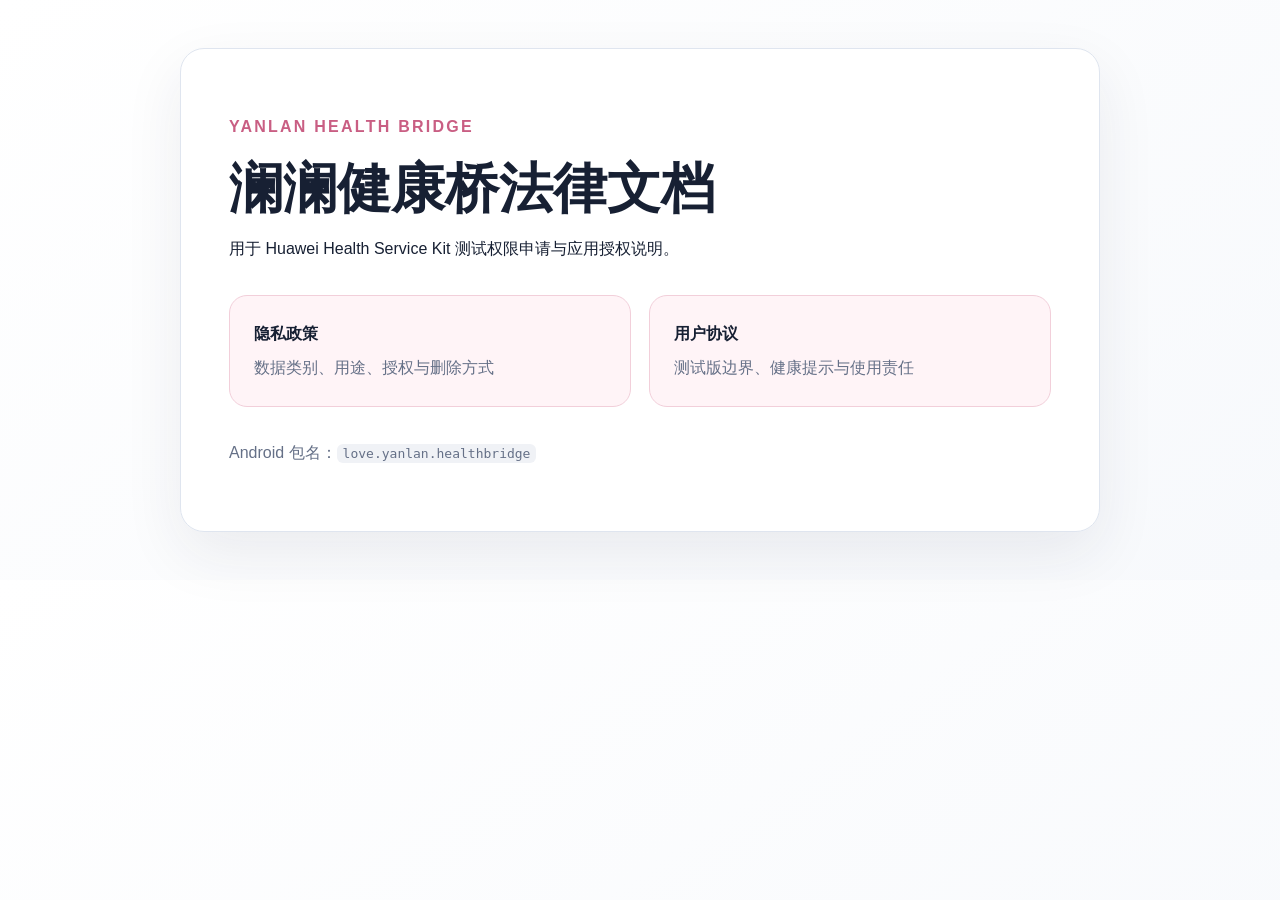
<file: index.html>
<!doctype html>
<html lang="zh-CN">
<head>
  <meta charset="utf-8">
  <meta name="viewport" content="width=device-width, initial-scale=1">
  <title>澜澜健康桥法律文档</title>
  <link rel="stylesheet" href="./styles.css">
</head>
<body>
  <main class="home">
    <p class="eyebrow">YANLAN HEALTH BRIDGE</p>
    <h1>澜澜健康桥法律文档</h1>
    <p>用于 Huawei Health Service Kit 测试权限申请与应用授权说明。</p>
    <div class="cards">
      <a href="./privacy/"><strong>隐私政策</strong><span>数据类别、用途、授权与删除方式</span></a>
      <a href="./terms/"><strong>用户协议</strong><span>测试版边界、健康提示与使用责任</span></a>
    </div>
    <p class="meta">Android 包名：<code>love.yanlan.healthbridge</code></p>
  </main>
</body>
</html>
</file>
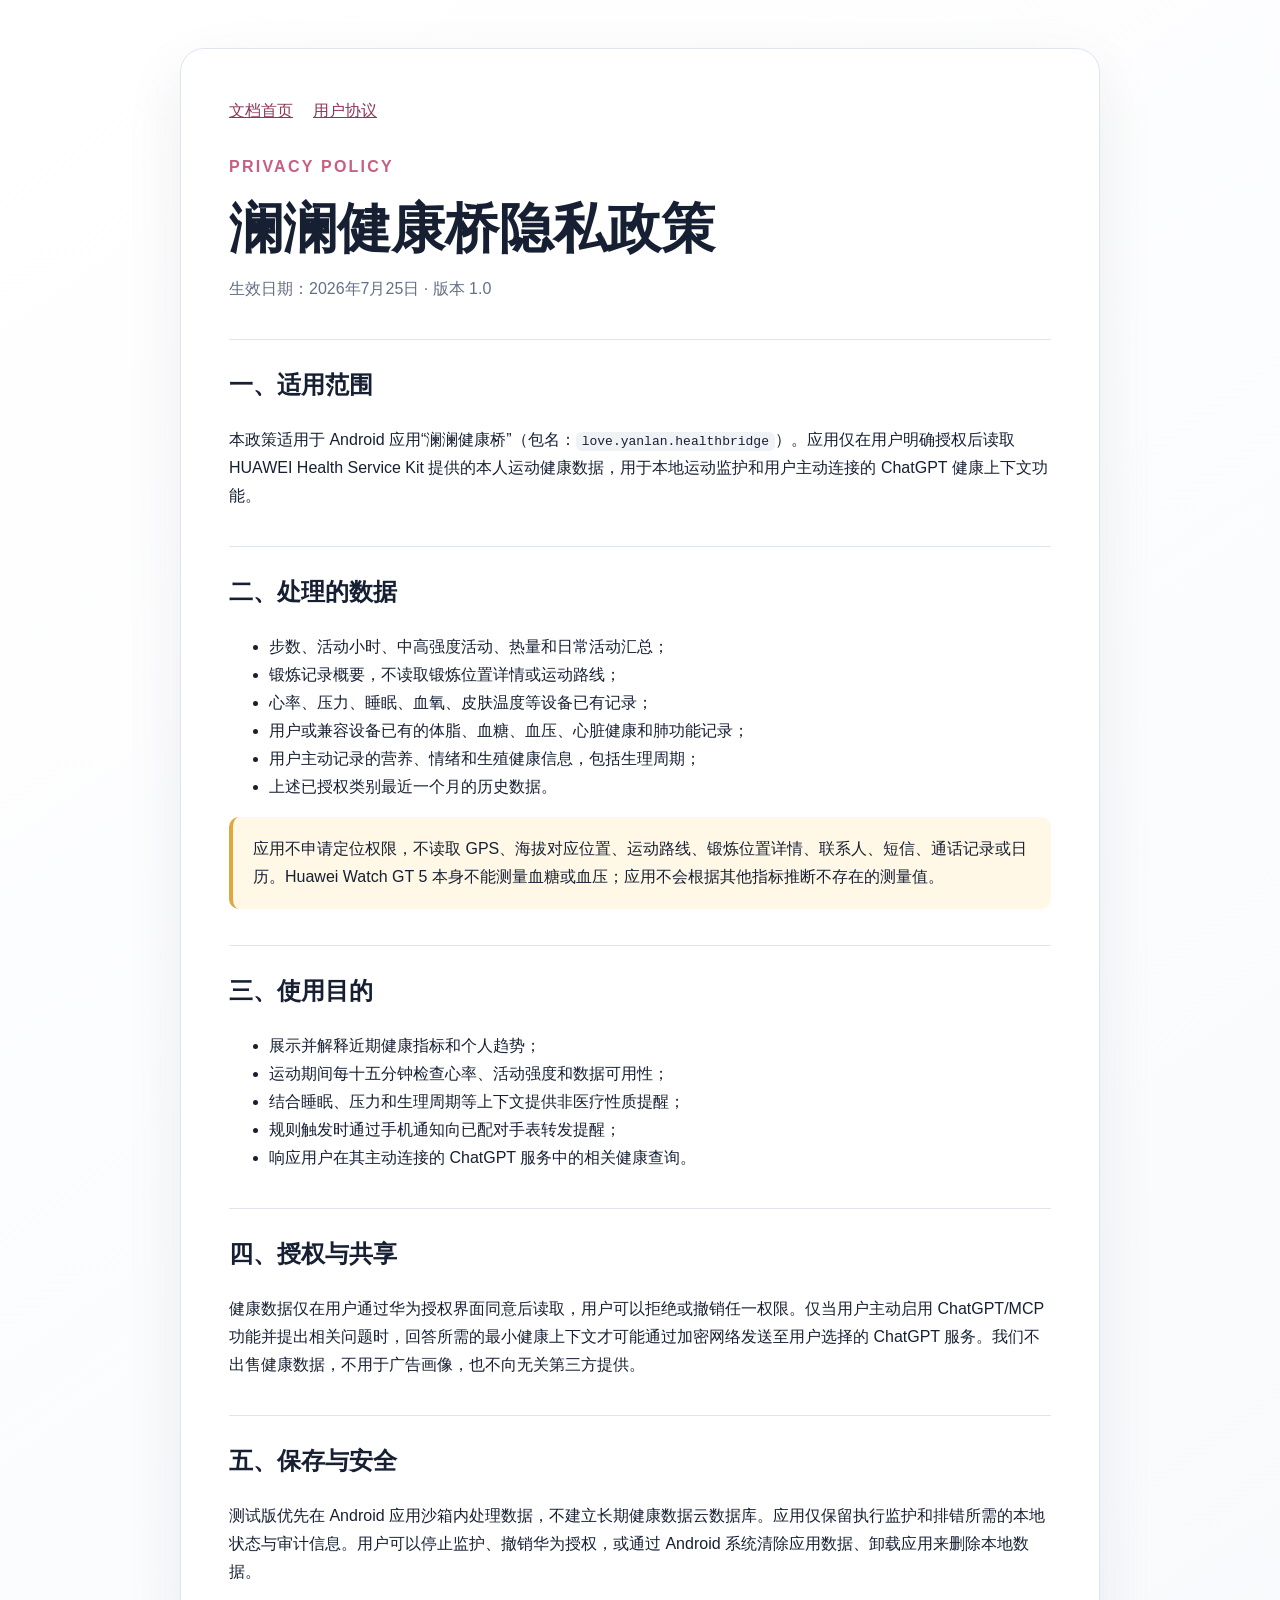
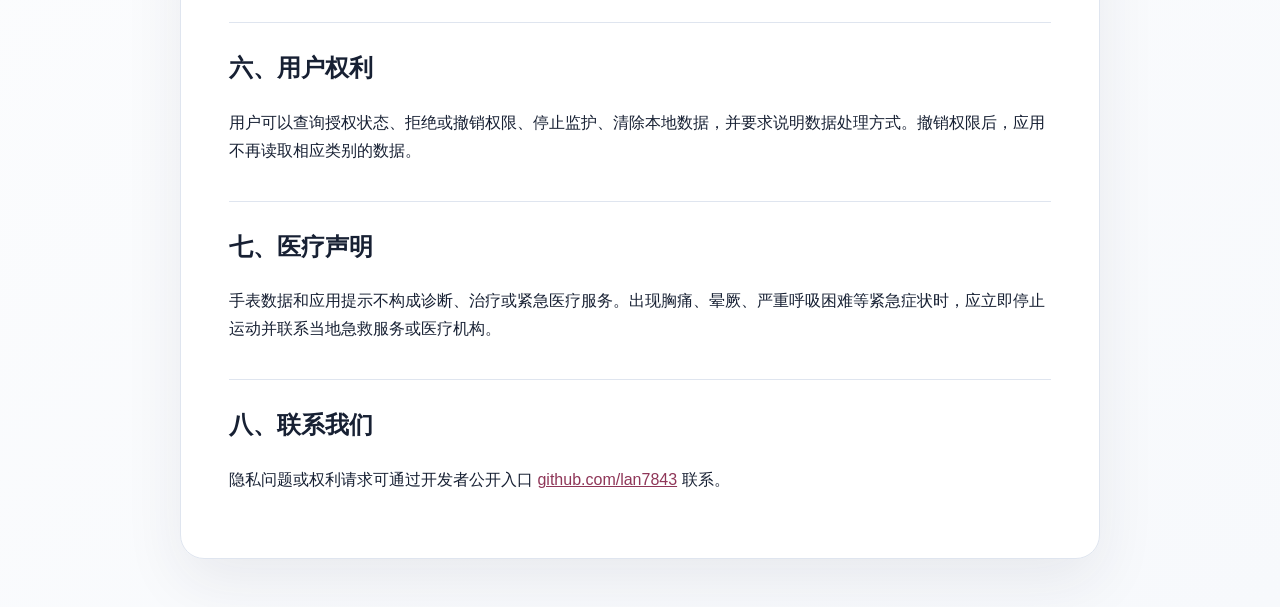
<file: privacy/index.html>
<!doctype html>
<html lang="zh-CN">
<head>
  <meta charset="utf-8">
  <meta name="viewport" content="width=device-width, initial-scale=1">
  <title>澜澜健康桥隐私政策</title>
  <link rel="stylesheet" href="../styles.css">
</head>
<body>
<main class="document">
  <nav><a href="../">文档首页</a><a href="../terms/">用户协议</a></nav>
  <p class="eyebrow">PRIVACY POLICY</p>
  <h1>澜澜健康桥隐私政策</h1>
  <p class="meta">生效日期：2026年7月25日 · 版本 1.0</p>

  <h2>一、适用范围</h2>
  <p>本政策适用于 Android 应用“澜澜健康桥”（包名：<code>love.yanlan.healthbridge</code>）。应用仅在用户明确授权后读取 HUAWEI Health Service Kit 提供的本人运动健康数据，用于本地运动监护和用户主动连接的 ChatGPT 健康上下文功能。</p>

  <h2>二、处理的数据</h2>
  <ul>
    <li>步数、活动小时、中高强度活动、热量和日常活动汇总；</li>
    <li>锻炼记录概要，不读取锻炼位置详情或运动路线；</li>
    <li>心率、压力、睡眠、血氧、皮肤温度等设备已有记录；</li>
    <li>用户或兼容设备已有的体脂、血糖、血压、心脏健康和肺功能记录；</li>
    <li>用户主动记录的营养、情绪和生殖健康信息，包括生理周期；</li>
    <li>上述已授权类别最近一个月的历史数据。</li>
  </ul>
  <p class="notice">应用不申请定位权限，不读取 GPS、海拔对应位置、运动路线、锻炼位置详情、联系人、短信、通话记录或日历。Huawei Watch GT 5 本身不能测量血糖或血压；应用不会根据其他指标推断不存在的测量值。</p>

  <h2>三、使用目的</h2>
  <ul>
    <li>展示并解释近期健康指标和个人趋势；</li>
    <li>运动期间每十五分钟检查心率、活动强度和数据可用性；</li>
    <li>结合睡眠、压力和生理周期等上下文提供非医疗性质提醒；</li>
    <li>规则触发时通过手机通知向已配对手表转发提醒；</li>
    <li>响应用户在其主动连接的 ChatGPT 服务中的相关健康查询。</li>
  </ul>

  <h2>四、授权与共享</h2>
  <p>健康数据仅在用户通过华为授权界面同意后读取，用户可以拒绝或撤销任一权限。仅当用户主动启用 ChatGPT/MCP 功能并提出相关问题时，回答所需的最小健康上下文才可能通过加密网络发送至用户选择的 ChatGPT 服务。我们不出售健康数据，不用于广告画像，也不向无关第三方提供。</p>

  <h2>五、保存与安全</h2>
  <p>测试版优先在 Android 应用沙箱内处理数据，不建立长期健康数据云数据库。应用仅保留执行监护和排错所需的本地状态与审计信息。用户可以停止监护、撤销华为授权，或通过 Android 系统清除应用数据、卸载应用来删除本地数据。</p>

  <h2>六、用户权利</h2>
  <p>用户可以查询授权状态、拒绝或撤销权限、停止监护、清除本地数据，并要求说明数据处理方式。撤销权限后，应用不再读取相应类别的数据。</p>

  <h2>七、医疗声明</h2>
  <p>手表数据和应用提示不构成诊断、治疗或紧急医疗服务。出现胸痛、晕厥、严重呼吸困难等紧急症状时，应立即停止运动并联系当地急救服务或医疗机构。</p>

  <h2>八、联系我们</h2>
  <p>隐私问题或权利请求可通过开发者公开入口 <a href="https://github.com/lan7843">github.com/lan7843</a> 联系。</p>
</main>
</body>
</html>
</file>
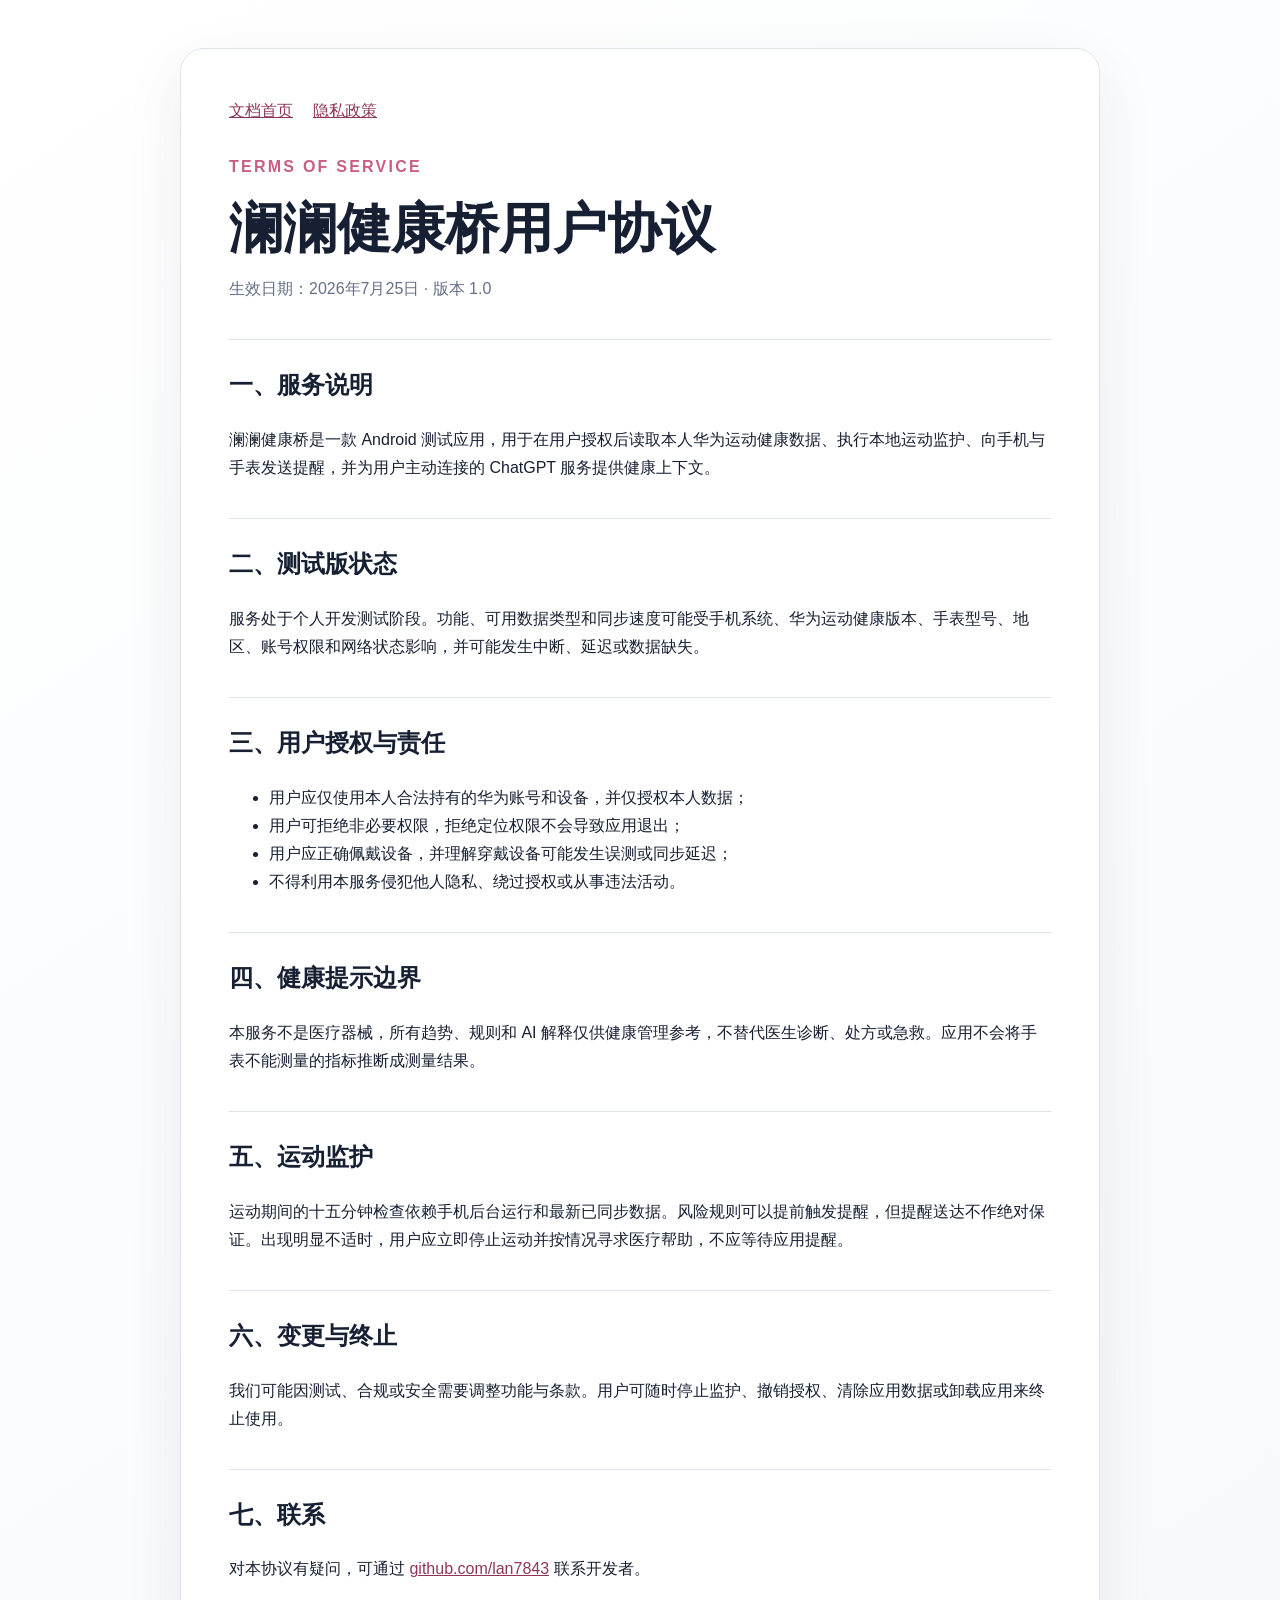
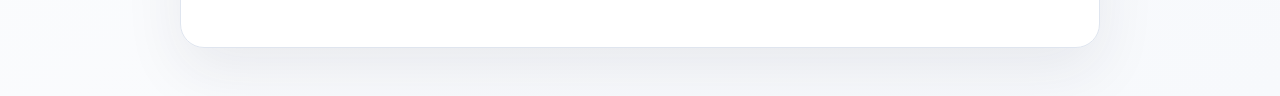
<file: terms/index.html>
<!doctype html>
<html lang="zh-CN">
<head>
  <meta charset="utf-8">
  <meta name="viewport" content="width=device-width, initial-scale=1">
  <title>澜澜健康桥用户协议</title>
  <link rel="stylesheet" href="../styles.css">
</head>
<body>
<main class="document">
  <nav><a href="../">文档首页</a><a href="../privacy/">隐私政策</a></nav>
  <p class="eyebrow">TERMS OF SERVICE</p>
  <h1>澜澜健康桥用户协议</h1>
  <p class="meta">生效日期：2026年7月25日 · 版本 1.0</p>

  <h2>一、服务说明</h2>
  <p>澜澜健康桥是一款 Android 测试应用，用于在用户授权后读取本人华为运动健康数据、执行本地运动监护、向手机与手表发送提醒，并为用户主动连接的 ChatGPT 服务提供健康上下文。</p>

  <h2>二、测试版状态</h2>
  <p>服务处于个人开发测试阶段。功能、可用数据类型和同步速度可能受手机系统、华为运动健康版本、手表型号、地区、账号权限和网络状态影响，并可能发生中断、延迟或数据缺失。</p>

  <h2>三、用户授权与责任</h2>
  <ul>
    <li>用户应仅使用本人合法持有的华为账号和设备，并仅授权本人数据；</li>
    <li>用户可拒绝非必要权限，拒绝定位权限不会导致应用退出；</li>
    <li>用户应正确佩戴设备，并理解穿戴设备可能发生误测或同步延迟；</li>
    <li>不得利用本服务侵犯他人隐私、绕过授权或从事违法活动。</li>
  </ul>

  <h2>四、健康提示边界</h2>
  <p>本服务不是医疗器械，所有趋势、规则和 AI 解释仅供健康管理参考，不替代医生诊断、处方或急救。应用不会将手表不能测量的指标推断成测量结果。</p>

  <h2>五、运动监护</h2>
  <p>运动期间的十五分钟检查依赖手机后台运行和最新已同步数据。风险规则可以提前触发提醒，但提醒送达不作绝对保证。出现明显不适时，用户应立即停止运动并按情况寻求医疗帮助，不应等待应用提醒。</p>

  <h2>六、变更与终止</h2>
  <p>我们可能因测试、合规或安全需要调整功能与条款。用户可随时停止监护、撤销授权、清除应用数据或卸载应用来终止使用。</p>

  <h2>七、联系</h2>
  <p>对本协议有疑问，可通过 <a href="https://github.com/lan7843">github.com/lan7843</a> 联系开发者。</p>
</main>
</body>
</html>
</file>
<file: styles.css>
:root {
  color-scheme: light;
  --ink: #172033;
  --muted: #657087;
  --line: #dfe5ef;
  --accent: #c95e83;
  --soft: #fff4f7;
}

* { box-sizing: border-box; }
body {
  margin: 0;
  color: var(--ink);
  background: linear-gradient(145deg, #fff 0%, #f7f9fc 100%);
  font-family: -apple-system, BlinkMacSystemFont, "Segoe UI", "PingFang SC",
    "Microsoft YaHei", sans-serif;
  line-height: 1.75;
}
a { color: #8f3658; }
main {
  width: min(920px, calc(100% - 32px));
  margin: 48px auto;
  padding: 48px;
  background: rgba(255, 255, 255, 0.96);
  border: 1px solid var(--line);
  border-radius: 24px;
  box-shadow: 0 22px 60px rgba(33, 43, 67, 0.08);
}
h1 { margin: 0 0 8px; font-size: clamp(32px, 6vw, 54px); line-height: 1.15; }
h2 { margin-top: 36px; padding-top: 24px; border-top: 1px solid var(--line); }
.eyebrow { color: var(--accent); font-weight: 700; letter-spacing: 0.14em; }
.meta { color: var(--muted); }
nav { display: flex; gap: 20px; margin-bottom: 28px; }
.cards { display: grid; grid-template-columns: repeat(2, 1fr); gap: 18px; margin: 32px 0; }
.cards a {
  display: flex;
  flex-direction: column;
  gap: 6px;
  padding: 24px;
  color: var(--ink);
  text-decoration: none;
  background: var(--soft);
  border: 1px solid #f2cfda;
  border-radius: 18px;
}
.cards span { color: var(--muted); }
.notice {
  padding: 18px 20px;
  background: #fff8e7;
  border-left: 4px solid #e0a640;
  border-radius: 10px;
}
code { padding: 2px 6px; background: #f0f2f6; border-radius: 6px; }
@media (max-width: 680px) {
  main { margin: 16px auto; padding: 24px 20px; border-radius: 18px; }
  .cards { grid-template-columns: 1fr; }
}
</file>
